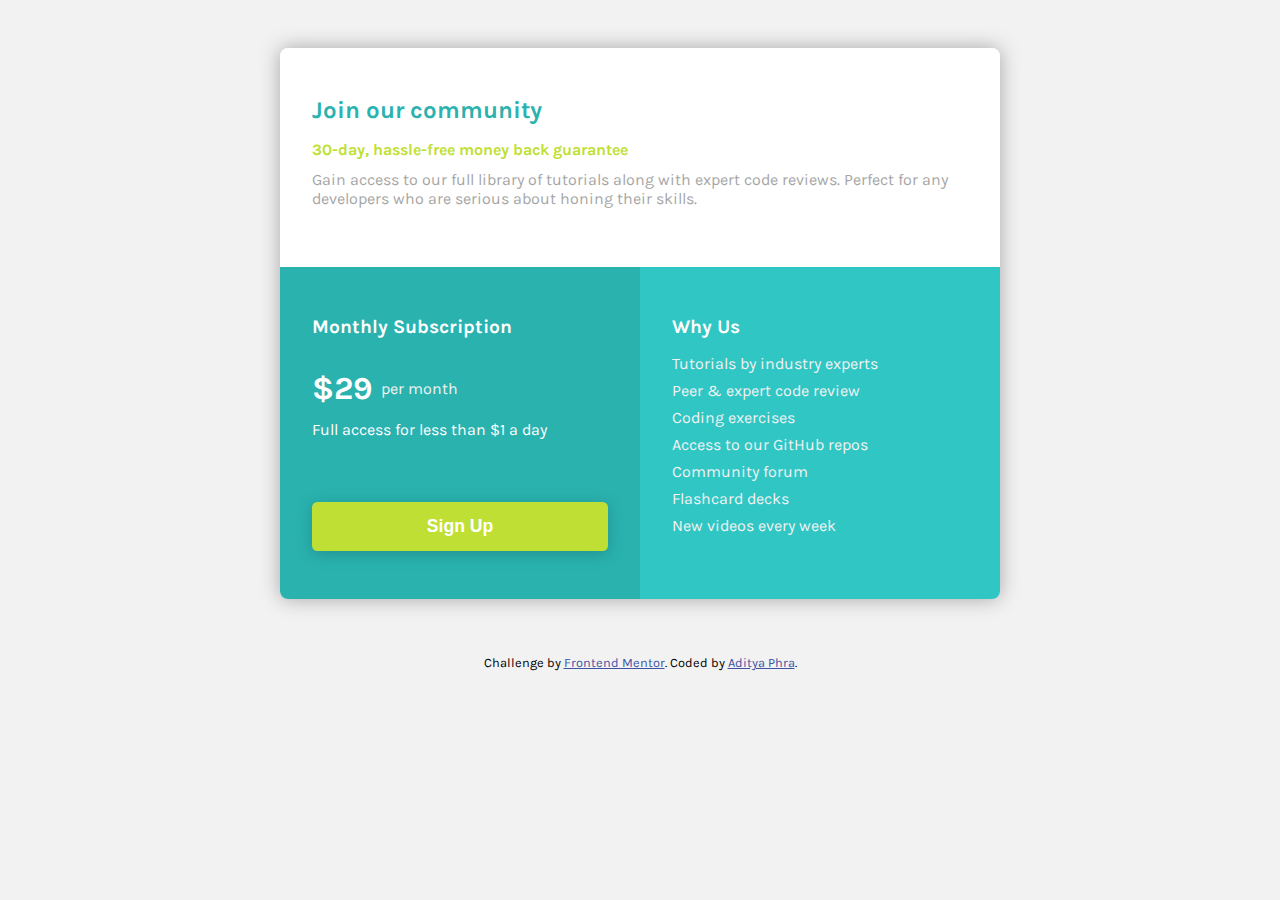
<file: single-price-grid-component/index.html>
<!DOCTYPE html>
<html lang="en">
  <head>
    <meta charset="UTF-8" />
    <meta name="viewport" content="width=device-width, initial-scale=1.0" />
    <!-- displays site properly based on user's device -->

    <link
      rel="icon"
      type="image/png"
      sizes="32x32"
      href="./images/favicon-32x32.png"
    />
    <link rel="preconnect" href="https://fonts.googleapis.com" />
    <link rel="preconnect" href="https://fonts.gstatic.com" crossorigin />
    <link
      href="https://fonts.googleapis.com/css2?family=Karla:wght@400;700&display=swap"
      rel="stylesheet"
    />
    <link rel="stylesheet" href="styles.css" />

    <title>Frontend Mentor | Single Price Grid Component</title>

    <!-- Feel free to remove these styles or customise in your own stylesheet 👍 -->
    <style>
      .attribution {
        margin: 0.5rem;
        text-align: center;
        font-size: 0.8rem;
      }

      .attribution a {
        color: hsl(228, 45%, 44%);
      }
    </style>
  </head>
  <body>
    <main class="grid-container">
      <section class="grid-section section-about">
        <h1 class="title">Join our community</h1>
        <p class="subtitle">30-day, hassle-free money back guarantee</p>
        <p class="description">
          Gain access to our full library of tutorials along with expert code
          reviews. Perfect for any developers who are serious about honing their
          skills.
        </p>
      </section>
      <section class="grid-section section-pricing">
        <div>
          <h2>Monthly Subscription</h2>
          <div class="price">
            <span>&dollar;29</span>
            <span>per month</span>
          </div>
          <p>Full access for less than &dollar;1 a day</p>
        </div>
        <button class="btn">Sign Up</button>
      </section>
      <section class="grid-section section-content">
        <h2>Why Us</h2>
        <ul class="content-list">
          <li>Tutorials by industry experts</li>
          <li>Peer &amp; expert code review</li>
          <li>Coding exercises</li>
          <li>Access to our GitHub repos</li>
          <li>Community forum</li>
          <li>Flashcard decks</li>
          <li>New videos every week</li>
        </ul>
      </section>
    </main>
    <footer>
      <p class="attribution">
        Challenge by
        <a href="https://www.frontendmentor.io?ref=challenge" target="_blank"
          >Frontend Mentor</a
        >. Coded by <a href="https://github.com/adityaphra">Aditya Phra</a>.
      </p>
    </footer>
  </body>
</html>
</file>
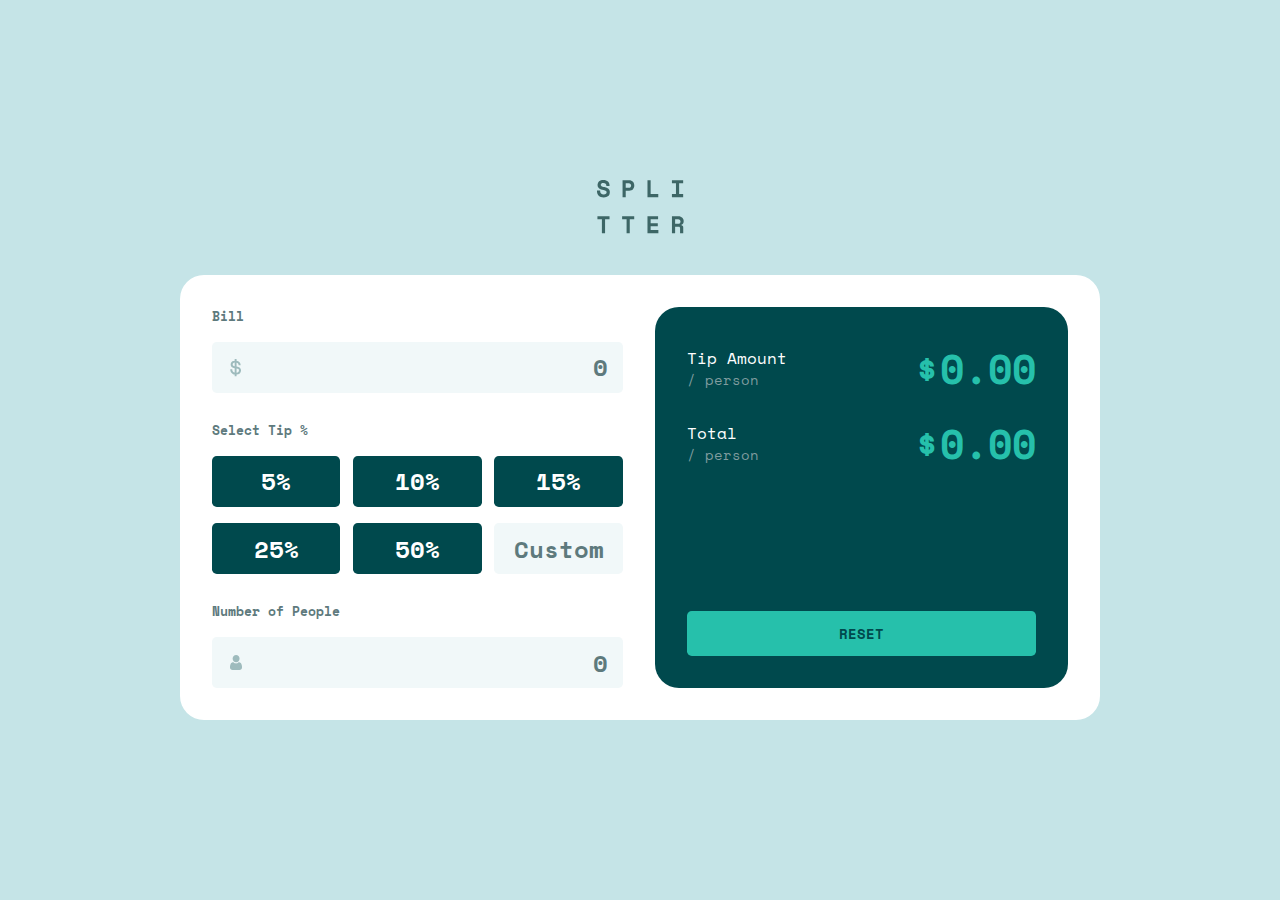
<file: tip-calculator-app/index.html>
<!DOCTYPE html>
<html lang="en">
  <head>
    <meta charset="UTF-8" />
    <meta name="viewport" content="width=device-width, initial-scale=1.0" />
    <!-- displays site properly based on user's device -->

    <link
      rel="icon"
      type="image/png"
      sizes="32x32"
      href="./images/favicon-32x32.png"
    />

    <title>Frontend Mentor | Tip calculator app</title>
    <link rel="preconnect" href="https://fonts.googleapis.com" />
    <link rel="preconnect" href="https://fonts.gstatic.com" crossorigin />
    <link
      href="https://fonts.googleapis.com/css2?family=Space+Mono:wght@400;700&display=swap"
      rel="stylesheet"
    />
    <link rel="stylesheet" href="styles.css" />
    <script src="script.js" defer></script>
  </head>
  <body>
    <header>
      <nav>
        <img src="images/logo.svg" alt="logo" class="logo" />
      </nav>
    </header>

    <main class="container">
      <section class="calculator">
        <form class="calculator-form">
          <div class="label-group">
            <label for="bill" class="label">Bill</label>
            <div class="message"></div>
          </div>

          <input
            type="number"
            id="bill"
            class="input-number bg-image icon-dollar"
            placeholder="0"
          />
          <div class="label-group">
            <label class="label">Select Tip %</label>
            <div class="message"></div>
          </div>
          <div class="tip" id="tip">
            <div class="tip-item">
              <input
                type="radio"
                id="percent-5"
                value="5"
                name="tip-value"
                class="input-radio"
              />
              <label for="percent-5">5%</label>
            </div>
            <div class="tip-item">
              <input
                type="radio"
                id="percent-10"
                value="10"
                name="tip-value"
                class="input-radio"
              />
              <label for="percent-10">10%</label>
            </div>
            <div class="tip-item">
              <input
                type="radio"
                id="percent-15"
                value="15"
                name="tip-value"
                class="input-radio"
              />
              <label for="percent-15">15%</label>
            </div>
            <div class="tip-item">
              <input
                type="radio"
                id="percent-25"
                value="25"
                name="tip-value"
                class="input-radio"
              />
              <label for="percent-25">25%</label>
            </div>
            <div class="tip-item">
              <input
                type="radio"
                id="percent-50"
                value="50"
                name="tip-value"
                class="input-radio"
              />
              <label for="percent-50">50%</label>
            </div>
            <div class="custom-tip">
              <input
                type="number"
                class="input-number"
                placeholder="Custom"
                name="tip-value"
                id="custom-tip"
              />
            </div>
          </div>
          <div class="label-group">
            <label class="label" for="nop">Number of People</label>
            <div class="message"></div>
          </div>

          <input
            type="number"
            id="nop"
            class="input-number bg-image icon-person"
            placeholder="0"
          />
        </form>
      </section>

      <section class="result">
        <div class="total">
          <div class="total-item">
            <div class="detail">
              <span> Tip Amount</span>
              <span> / person</span>
            </div>
            <div class="price" id="tip-amount-price">0.00</div>
          </div>
          <div class="total-item">
            <div class="detail">
              <span> Total</span>
              <span> / person</span>
            </div>
            <div class="price" id="total-price">0.00</div>
          </div>
        </div>
        <button type="submit" class="btn">Reset</button>
      </section>
    </main>
  </body>
</html>
</file>
<file: single-price-grid-component/styles.css>
:root {
  --cyan-color: hsl(179, 62%, 43%);
  --dark-cyan-color: hsl(179, 62%, 35%);
  --yellow-color: hsl(71, 73%, 54%);
  --dark-yellow-color: hsl(71, 73%, 49%);
  --light-cyan-color: hsl(179, 62%, 48%);
  --grey: hsl(0, 0%, 95%);
  --dark-grey: hsl(0, 0%, 65%);
}

::selection {
  color: white;
  background-color: var(--dark-cyan-color);
}

* {
  box-sizing: border-box;
}

body {
  font-family: 'Karla', sans-serif;
  font-size: 16px;
  margin: 0;
  background-color: var(--grey);
  display: flex;
  flex-direction: column;
  align-items: center;
  gap
}

.grid-container {
  width: 100%;
  max-width: 720px;
  margin: 3rem 0;
  display: grid;
  grid-template-columns: repeat(2, 50%);
  box-shadow: 0 0 20px 0 var(--dark-grey);
  border-radius: 0.5em;
  overflow: hidden;
}

.grid-section {
  padding: 3em 2em;
}

.grid-section h1,
.grid-section h2 {
  margin: 0;
  margin-bottom: 1rem;
  font-weight: 700;
}

.grid-section p {
  margin: 0;
  margin-bottom: 0.7rem;
}

.grid-section h1 {
  font-size: 1.5rem;
}

.grid-section h2 {
  font-size: 1.2rem;
}

.section-about {
  grid-column: 1 / 3;
  background-color: white;
}

.section-about .title {
  color: var(--cyan-color);
}

.section-about .subtitle {
  color: var(--yellow-color);
  font-weight: 700;
}

.section-about .description {
  color: var(--dark-grey);
}

.section-pricing {
  color: white;
  background-color: var(--cyan-color);
  display: flex;
  flex-direction: column;
  justify-content: space-between;
}

.price {
  display: flex;
  align-items: center;
  margin-top: 2rem;
  margin-bottom: 0.8rem;
}

.price span:first-child {
  font-size: 2rem;
  font-weight: 700;
}

.price span:last-child {
  margin-left: 0.5rem;
  color: var(--grey);
}

.btn {
  background-color: var(--yellow-color);
  border: none;
  border-radius: 0.3em;
  font-size: 1.1rem;
  margin-top: 1rem;
  padding: 0.8em 0;
  color: white;
  font-weight: 700;
  cursor: pointer;
  box-shadow: 0 3px 15px 0 var(--dark-cyan-color);
  outline: none;
}

.btn:hover,
.btn:focus {
  background-color: var(--dark-yellow-color);
}

.section-content {
  color: white;
  background-color: var(--light-cyan-color);
}

.content-list {
  color: var(--grey);
  list-style: none;
  padding: 0;
}

.content-list li {
  margin-bottom: 0.5rem;
}

/* mobile and tablet media queries */

@media screen and (max-width: 760px) {
  .grid-container {
    margin: 1.5rem 0;
    max-width: 360px;
  }

  .grid-section {
    grid-column: 1 / 3;
  }
}

@media screen and (max-width: 400px) {
  .grid-container {
    margin: 1rem 0;
    max-width: 320px;
  }
}

@media screen and (max-width: 320px) {
  .grid-container {
    margin: 0;
    border-radius: 0;
  }
}
</file>
<file: tip-calculator-app/styles.css>
:root {
  --white: hsl(0, 0%, 100%);
  --cyan: hsl(172, 67%, 45%);
  --light-cyan: hsl(172, 67%, 65%);
  --dark: hsl(183, 100%, 15%);
  --gray: hsl(186, 14%, 43%);
  --gray-light: hsl(184, 14%, 56%);
  --light-gray: hsl(185, 41%, 84%);
  --light-gray-light: hsl(189, 41%, 96%);
  --red: hsl(9, 81%, 61%);
  --border-radius: 0.3rem;
}
*,
*::after,
*::before {
  box-sizing: border-box;
}

body {
  margin: 0;
  background-color: var(--light-gray);
  display: flex;
  flex-direction: column;
  align-items: center;
  font-family: 'Space Mono', monospace;
  font-size: 24px;
  min-height: 100vh;
  height: auto;
  justify-content: center;
}

button,
input {
  font-family: inherit;
  font-size: inherit;
}

nav .logo {
  max-width: 100%;
  margin: 2rem;
}

.container {
  background-color: var(--white);
  border-radius: 1.5rem;
  padding: 2rem;
  margin-bottom: 2rem;
  display: flex;
  justify-content: space-between;
  width: 100%;
  max-width: 920px;
}

.calculator,
.result {
  flex-basis: 50%;
}

.calculator {
  margin-right: 2rem;
}

.calculator-form {
  display: flex;
  flex-direction: column;
}

.label-group {
  display: flex;
  justify-content: space-between;
  font-size: 0.8rem;
  color: var(--gray);
  margin: 1.75rem 0 1rem;
  font-weight: 700;
}

.label-group:first-child {
  margin-top: 0;
}

.input-number {
  width: 100%;
  height: 100%;
  font-weight: 700;
  background-color: var(--light-gray-light);
  border: none;
  border-radius: var(--border-radius);
  outline: none;
  padding: 0.35rem 0.8rem;
  margin: 0;
  color: var(--dark);
  text-align: right;
  border: 2px solid transparent;
  -moz-appearance: textfield;
}

.input-number:hover,
.input-number:focus {
  border: 2px solid var(--cyan);
}

.input-number::placeholder {
  color: var(--gray);
}

.input-number::-webkit-outer-spin-button,
.input-number::-webkit-inner-spin-button {
  -webkit-appearance: none;
  margin: 0;
}

.custom-tip .input-number::placeholder {
  text-align: center;
}

.bg-image {
  background-repeat: no-repeat;
  background-size: 0.75rem;
  background-position-y: center;
  background-position-x: 1rem;
}

.icon-dollar {
  background-image: url(images/icon-dollar.svg);
}

.icon-person {
  background-image: url(images/icon-person.svg);
}

.tip {
  display: grid;
  grid-template-columns: repeat(3, 1fr);
  column-gap: 0.8rem;
  row-gap: 1rem;
}

.input-radio {
  position: absolute;
  left: -9999px;
}

.input-radio + label {
  display: block;
  background-color: var(--dark);
  color: var(--white);
  text-align: center;
  padding: 0.35rem 0.8rem;
  border: none;
  border-radius: var(--border-radius);
  font-weight: 700;
  border: 2px solid transparent;
}

.input-radio:checked + label {
  background-color: var(--cyan);
  color: var(--dark);
}

.input-radio:hover + label {
  background-color: var(--light-cyan);
  color: var(--dark);
}

.result {
  display: flex;
  flex-direction: column;
  justify-content: space-between;
  padding: 2rem;
  background-color: hsl(183, 100%, 15%);
  color: var(--white-color);
  border-radius: 1.5rem;
}

.total {
  display: flex;
  flex-direction: column;
  justify-content: space-between;
}

.total-item {
  display: flex;
  justify-content: space-between;
  align-items: center;
  margin-bottom: 1rem;
}

.detail {
  display: flex;
  flex-direction: column;
}

.detail span:first-child {
  color: var(--white);
  font-size: 1rem;
  font-weight: 500;
}

.detail span:last-child {
  color: var(--gray-light);
  font-size: 0.85rem;
}

.price {
  font-weight: 700;
  font-size: 2.5rem;
  color: var(--cyan);
  display: flex;
  align-items: center;
  justify-content: space-between;
}

.price::before {
  content: '$';
  margin-right: 0.1rem;
  font-size: 0.9em;
}

.btn {
  background-color: var(--cyan);
  border: none;
  padding: 0.75rem;
  font-weight: 700;
  font-size: 0.9rem;
  text-transform: uppercase;
  color: var(--dark);
  border-radius: var(--border-radius);
  outline: none;
  cursor: pointer;
}

.btn:focus,
.btn:hover {
  background-color: var(--light-cyan);
}

/* error message */

.input-number.error {
  border-color: var(--red);
}

.label-group .message {
  display: none;
}

.label-group .message.error {
  display: block;
  color: var(--red);
}

@media screen and (max-width: 720px) {
  .container {
    flex-direction: column;
    padding: 1.5rem;
  }

  .calculator {
    margin: 0;
    margin-bottom: 2rem;
  }
}

@media screen and (max-width: 480px) {
  .container {
    padding: 1rem;
  }

  .tip {
    grid-template-columns: repeat(2, 1fr);
  }
}

@media screen and (max-width: 360px) {
  .total-item {
    flex-direction: column;
    align-items: flex-start;
  }
}
</file>
